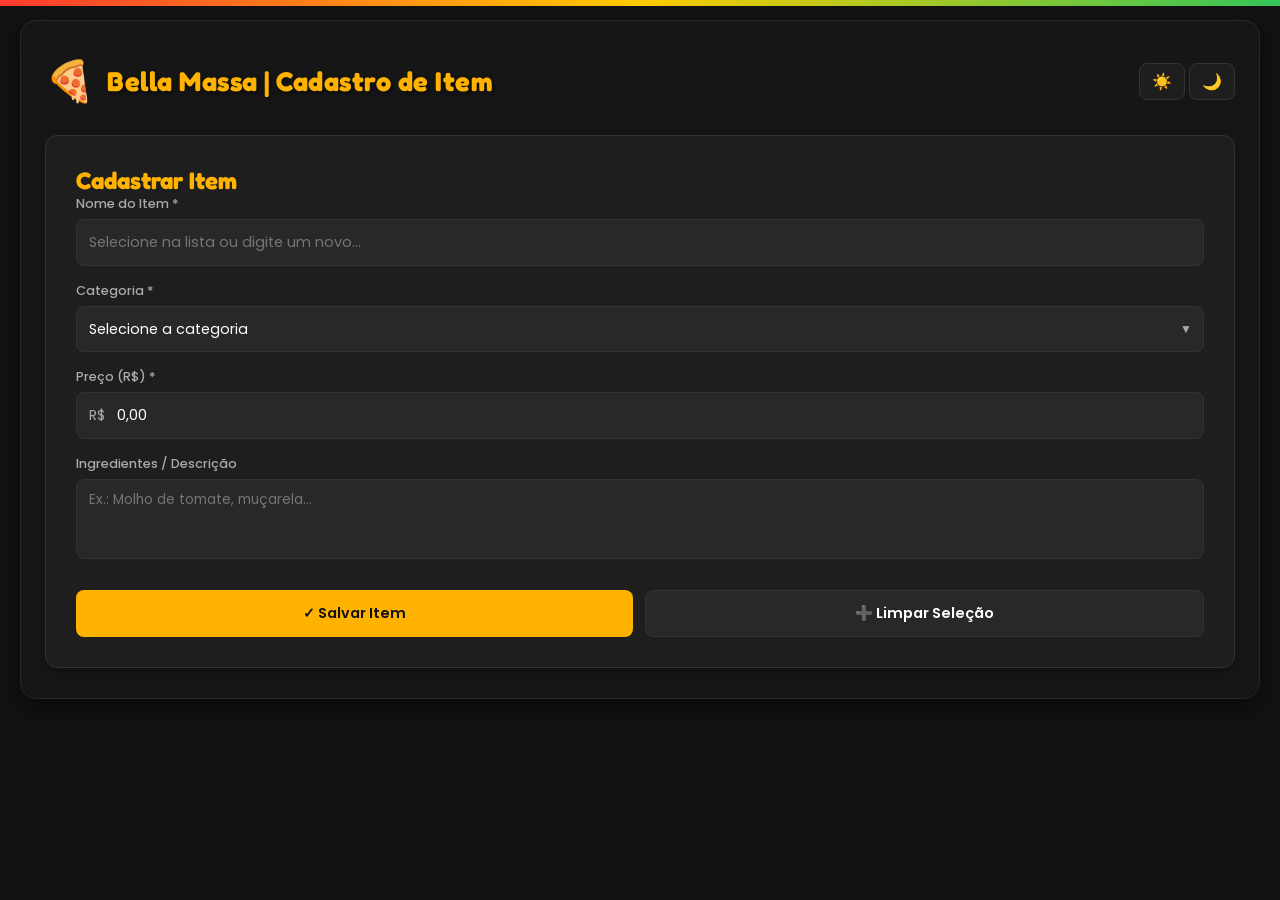
<file: modules/02-cardapio/index.html>
<!DOCTYPE html>
<html lang="pt-BR">

<head>
  <meta charset="UTF-8">
  <meta name="viewport" content="width=device-width, initial-scale=1.0">
  <title>Bella Massa - Cadastro de Item</title>
  <!-- Adicionando a fonte Fredoka para manter o mesmo padrão de títulos da tela de atendimento -->
  <link
    href="https://fonts.googleapis.com/css2?family=Fredoka:wght@600;700&family=Poppins:wght@400;500;600;700&display=swap"
    rel="stylesheet">
  <link rel="stylesheet" href="style.css">
</head>

<body>

  <!-- BARRA DE GRADIENTE SUPERIOR -->
  <div class="top-gradient-bar"></div>

  <!-- CONTAINER EXTERNO GERAL -->
  <div class="main-wrapper">
    <div class="container">

      <!-- HEADER / TOPO -->
      <header>
        <div class="brand-title">
          <span class="pizza-icon" title="Clique para girar!">🍕</span>
          <h1>Bella Massa | Cadastro de Item</h1>
        </div>

        <div class="header-right">
          <div class="theme-switch" role="group" aria-label="Alternar tema">
            <button type="button" id="btnLight" onclick="setTheme('light')" title="Modo claro"
              aria-label="Modo claro">☀️</button>
            <button type="button" id="btnDark" onclick="setTheme('dark')" title="Modo escuro"
              aria-label="Modo escuro">🌙</button>
          </div>
        </div>
      </header>

      <!-- LAYOUT CENTRALIZADO DE CADASTRO -->
      <div id="catalogLayout" class="catalog-layout tabela-oculta">

        <!-- COLUNA DA ESQUERDA / FORMULÁRIO -->
        <section class="section-card form-section">
          <div class="section-title">
            <div>
              <h2>Cadastrar Item</h2>
            </div>
          </div>

          <input type="hidden" id="editIndex" value="">

          <div class="form-group">
            <label>Nome do Item *</label>
            <input type="text" id="nomeItem" list="sugestoesNomes" placeholder="Selecione na lista ou digite um novo..."
              autocomplete="off">

            <datalist id="sugestoesNomes">
              <!-- Pizzas Salgadas -->
              <option value="Calabresa"></option>
              <option value="Mussarela"></option>
              <option value="Marguerita"></option>
              <option value="Portuguesa"></option>
              <option value="Frango com Catupiry"></option>
              <option value="Quatro Queijos"></option>
              <option value="Bacon"></option>
              <option value="Toscana"></option>
              <option value="Brócolis com Bacon"></option>
              <option value="Lombo Canadense"></option>
              <option value="Baiana"></option>
              <option value="Pepperoni"></option>

              <!-- Pizzas Doces -->
              <option value="Brigadeiro"></option>
              <option value="Prestígio"></option>
              <option value="Romeu e Julieta"></option>
              <option value="Banana com Canela"></option>

              <!-- Bebidas -->
              <option value="Coca-Cola 2L"></option>
              <option value="Guaraná Antarctica 2L"></option>
              <option value="Fanta Laranja 2L"></option>
              <option value="Sprite 2L"></option>
              <option value="Coca-Cola Lata 350ml"></option>
              <option value="Guaraná Lata 350ml"></option>
              <option value="Suco Del Valle Uva 1L"></option>
              <option value="Água Sem Gás 500ml"></option>
              <option value="Água Com Gás 500ml"></option>
            </datalist>
          </div>

          <div class="form-group">
            <label>Categoria *</label>
            <div class="custom-select-wrapper">
              <select id="categoriaItem">
                <option value="" disabled selected>Selecione a categoria</option>
                <option value="Pizza Salgada">Pizza Salgada</option>
                <option value="Pizza Doce">Pizza Doce</option>
                <option value="Bebida">Bebida</option>
              </select>
              <span class="select-arrow">▼</span>
            </div>
          </div>

          <div class="form-group">
            <label>Preço (R$) *</label>
            <div class="money-input full">
              <span>R$</span>
              <input type="text" id="precoItem" value="0,00">
            </div>
          </div>

          <div class="form-group">
            <label>Ingredientes / Descrição</label>
            <textarea id="ingredientesItem" placeholder="Ex.: Molho de tomate, muçarela..."
              style="width:100%; padding:10px 12px; background:var(--card-header); border:1px solid var(--border-color); border-radius:8px; color:var(--text-light); resize:none; height:80px; outline:none; font-family:'Poppins',sans-serif; font-size:0.85rem;"></textarea>
          </div>

          <div class="button-group">
            <button type="button" id="btnSalvar" class="btn-primary" onclick="salvarItemCardapio()">
              ✓ Salvar Item
            </button>
            <button type="button" id="btnCadastrar" class="btn-secondary" onclick="cadastrarNovoItem()">
              ➕ Limpar Seleção
            </button>
          </div>

          <button type="button" id="btnCancelar" class="hidden"
            style="width:100%; margin-top:8px; background:transparent; border:1px solid var(--border-color); color:var(--text-muted); padding:8px; border-radius:8px; cursor:pointer;"
            onclick="cancelarEdicao()">
            Cancelar Edição
          </button>
        </section>

        <!-- COLUNA DA DIREITA: TABELA -->
        <section id="secaoTabela" class="section-card table-section">
          <div class="section-title"
            style="display:flex; justify-content:space-between; align-items:center; flex-wrap:wrap; gap:10px;">
            <div>
              <h2>📋 Itens do Cardápio</h2>
              <p>Lista de produtos cadastrados.</p>
            </div>
            <input type="text" id="buscaCardapio" placeholder="Buscar por nome ou categoria..."
              oninput="renderizarCardapio()" style="max-width: 240px; padding: 8px 12px; font-size: 0.8rem;">
          </div>

          <div style="overflow-x:auto;">
            <table>
              <thead>
                <tr>
                  <th>NOME</th>
                  <th>CATEGORIA</th>
                  <th>PREÇO</th>
                  <th>STATUS</th>
                  <th>AÇÕES</th>
                </tr>
              </thead>
              <tbody id="tabelaCardapio">
              </tbody>
            </table>
          </div>
        </section>

      </div>

    </div>
  </div>

  <!-- MODAL DE MENSAGEM -->
  <div id="customModal" class="modal-overlay hidden">
    <div class="modal-content">
      <div class="modal-icon" id="modalIcon">ℹ️</div>
      <p id="modalMessage">Mensagem do sistema</p>
      <button type="button" class="btn-primary" onclick="fecharModal()">OK</button>
    </div>
  </div>

  <script src="app.js"></script>
</body>

</html>
</file>
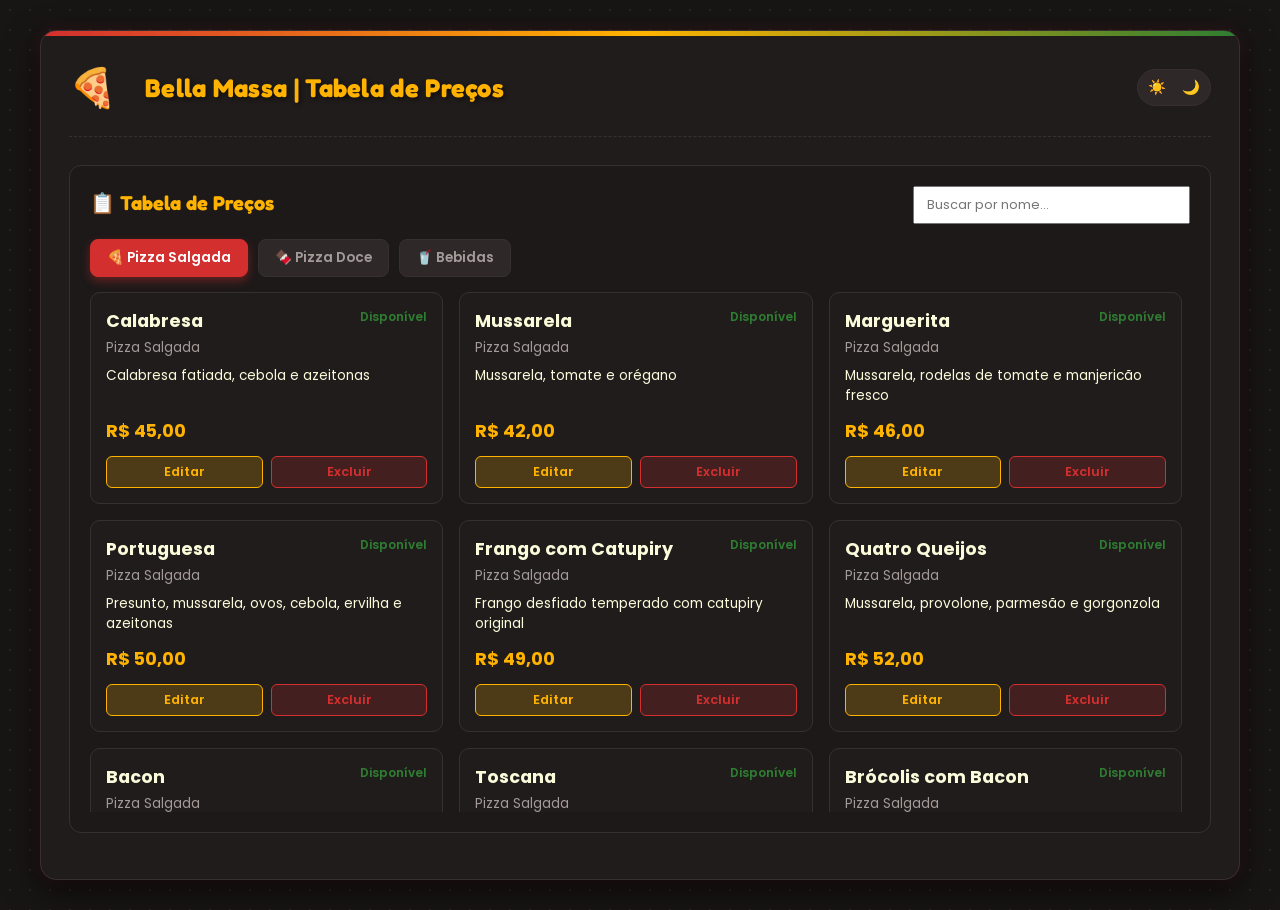
<file: modules/03-tabela-precos/index.html>
<!DOCTYPE html> <!-- Define o tipo do documento como HTML5 -->
<html lang="pt-BR"> <!-- Define o idioma principal do documento como Português do Brasil -->

<head> <!-- Inicio do cabeçalho com metadados do documento -->
  <meta charset="UTF-8"> <!-- Define a codificação de caracteres como UTF-8 -->
  <meta name="viewport" content="width=device-width, initial-scale=1.0">
  <!-- Configura a responsividade para telas móveis -->
  <title>Bella Massa - Tabela de Preços</title> <!-- Define o título exibido na aba do navegador -->
  <link rel="stylesheet" href="style.css"> <!-- Vincula o arquivo de estilos CSS externo -->
</head> <!-- Fim do cabeçalho -->

<body> <!-- Início do corpo da página -->

  <div class="container"> <!-- Conteiner principal de controle de largura e layout -->

    <!-- HEADER / TOPO --> <!-- Comentário de seção do topo -->
    <header> <!-- Elemento semântico para o cabeçalho da aplicação -->
      <div class="brand-title"> <!-- Contêiner da marca e título principal -->
        <span class="pizza-icon">🍕</span> <!-- Ícone decorativo de pizza -->
        <div class="brand-title"> <!-- Contêiner de textos da marca -->
          <div
            style="font-size: 0.75rem; color: var(--cheese-gold); font-weight: 600; text-transform: uppercase; letter-spacing: 0.5px; margin-bottom: 2px;">
            <!-- Estilo do subtítulo superior -->
          </div> <!-- Fim do subtítulo -->
          <h1>Bella Massa | Tabela de Preços</h1> <!-- Título principal do sistema -->
        </div> <!-- Fim do contêiner de textos -->
      </div> <!-- Fim do contêiner da marca -->

      <div class="header-right"> <!-- Contêiner para ações no lado direito do cabeçalho -->
        <div class="theme-switch" role="group" aria-label="Alternar tema">
          <!-- Seletor para troca de tema claro/escuro -->
          <button type="button" id="btnLight" onclick="setTheme('light')" title="Modo claro"
            aria-label="Modo claro">☀️</button> <!-- Botão do modo claro -->
          <button type="button" id="btnDark" onclick="setTheme('dark')" title="Modo escuro"
            aria-label="Modo escuro">🌙</button> <!-- Botão do modo escuro -->
        </div> <!-- Fim do seletor de temas -->
      </div> <!-- Fim do contêiner direito -->
    </header> <!-- Fim do cabeçalho -->

    <!-- SEÇÃO TELA 3: EXIBIÇÃO DO CARDÁPIO --> <!-- Comentário descritivo da seção de catálogo -->
    <section class="section-card"> <!-- Cartão contêiner para o catálogo -->
      <div class="section-title"
        style="display:flex; justify-content:space-between; align-items:center; flex-wrap:wrap; gap:10px;">
        <!-- Título e barra de busca alinhados -->
        <div> <!-- Contêiner para textos do título -->
          <h2 class="brand-title">📋 Tabela de Preços</h2> <!-- Título do catálogo -->
        </div> <!-- Fim do contêiner de textos -->
        <input type="text" id="buscaCardapio" placeholder="Buscar por nome..." oninput="renderizarCardapio()"
          style="max-width: 280px; padding: 8px 12px; font-size: 0.8rem;">
        <!-- Campo de entrada para busca de itens por nome -->
      </div> <!-- Fim do título da seção -->

      <!-- SISTEMA DE ABAS POR CATEGORIA --> <!-- Comentário descritivo das abas -->
      <div class="tabs-container"> <!-- Contêiner flexível para os botões de abas -->
        <button type="button" class="tab-btn active" onclick="mudarCategoria('Pizza Salgada')">🍕 Pizza Salgada</button>
        <!-- Botão da aba Pizza Salgada -->
        <button type="button" class="tab-btn" onclick="mudarCategoria('Pizza Doce')">🍫 Pizza Doce</button>
        <!-- Botão da aba Pizza Doce -->
        <button type="button" class="tab-btn" onclick="mudarCategoria('Bebidas')">🥤 Bebidas</button>
        <!-- Botão da aba Bebidas -->
      </div> <!-- Fim do contêiner de abas -->

      <!-- ÁREA COM SCROLL DOS ITENS --> <!-- Comentário sobre a lista rolável -->
      <div class="cardapio-scroll-container"> <!-- Contêiner com rolagem vertical habilitada -->
        <div id="gridCardapio" class="cardapio-grid"> <!-- Grid responsivo para renderizar os cartões dos itens -->
          <!-- Itens do cardápio renderizados dinamicamente via JavaScript --> <!-- Marcador de renderização JS -->
        </div> <!-- Fim da grid de cardápio -->
      </div> <!-- Fim do contêiner com scroll -->
    </section> <!-- Fim da seção do catálogo -->

    <!-- MENSAGEM DE STATUS (INFORMATIVA) --> <!-- Comentário da mensagem de toast -->
    <div id="statusMessage" class="status-message hidden"></div>
    <!-- Elemento para exibição de mensagens rápidas no rodape -->

  </div> <!-- Fim do conteiner principal -->

  <!-- MODAL DE AVISO DE ERRO (CENTRO DA TELA) --> <!-- Comentário do modal central de erro -->
  <div id="errorModalOverlay" class="modal-overlay hidden"> <!-- Camada de fundo escurecido centralizada -->
    <div class="modal-box"> <!-- Caixa do modal -->
      <div class="modal-icon">⚠️</div> <!-- Ícone de alerta em destaque -->
      <h3 id="modalTitle">Aviso de Erro</h3> <!-- Título do modal de erro -->
      <p id="modalMessage">Ocorreu um erro inesperado.</p> <!-- Mensagem detalhada de erro -->
      <button type="button" class="btn-modal-close" onclick="fecharModalErro()">Entendido</button>
      <!-- Botão para fechar o modal -->
    </div> <!-- Fim da caixa do modal -->
  </div> <!-- Fim da camada do modal -->

  <!-- WIDGET VLIBRAS --> <!-- Comentário da integração de acessibilidade -->
  <div vw class="enabled"> <!-- Elemento raiz do VLibras -->
    <div vw-access-button class="active"></div> <!-- Botão de ativação do VLibras -->
    <div vw-plugin-wrapper> <!-- Wrapper do plugin -->
      <div class="vw-plugin-top-wrapper"></div> <!-- Elemento topo do plugin -->
    </div> <!-- Fim do wrapper -->
  </div> <!-- Fim do elemento VLibras -->
  <script src="https://vlibras.gov.br/app/vlibras-plugin.js"></script> <!-- Carregamento da biblioteca JS do VLibras -->
  <script> <!-- Início da inicialização do script VLibras -->
    new window.VLibras.Widget('https://vlibras.gov.br/app'); <!-- Instancia o widget do VLibras -->
  </script> <!-- Fim do script de inicialização do VLibras -->

  <script src="app.js"></script> <!-- Inclusão do script principal de lógica do aplicativo -->
</body> <!-- Fim do corpo do documento -->

</html> <!-- Fim do documento HTML -->
</file>
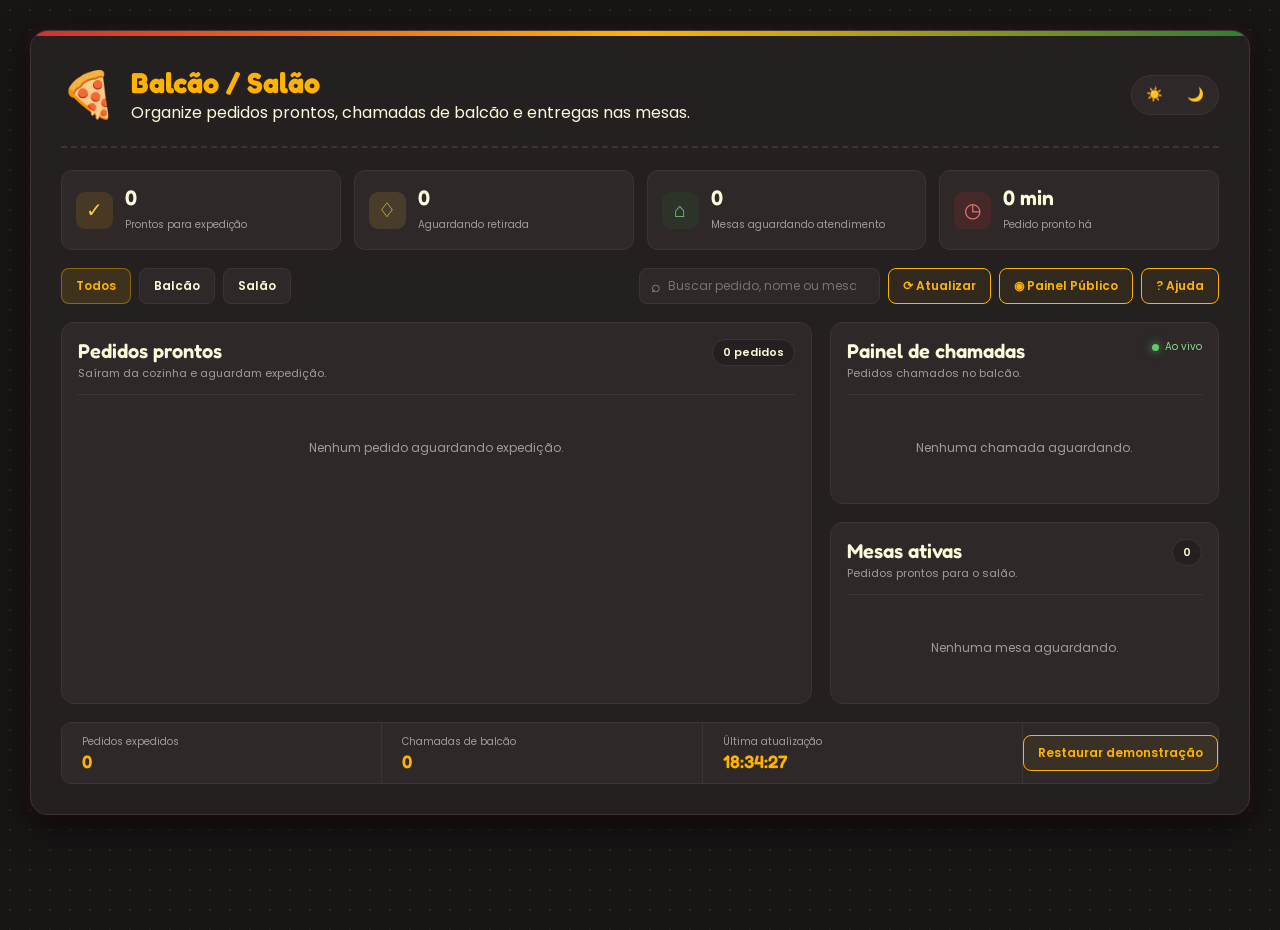
<file: modules/05-us005/index.html>
<!DOCTYPE html>
<html lang="pt-BR">

<head>
  <meta charset="UTF-8" />
  <meta name="viewport" content="width=device-width, initial-scale=1.0" />
  <title>Bella Massa | Balcão/Salão</title>
  <link rel="stylesheet" href="style.css" />
</head>

<body>
  <div class="container">
    <header class="page-header">
      <div class="brand-title">
        <!-- Ícone ilustrativo de pizza com atributo de acessibilidade de título -->
        <span class="pizza-icon" title="Cozinha">🍕</span>
        <!-- Container dos textos de cabeçalho -->
        <div>
          <!-- Título principal com destaque -->
          <h1>Balcão / Salão</h1>
          <!-- Subtítulo descritivo do objetivo da tela -->
          <p>Organize pedidos prontos, chamadas de balcão e entregas nas mesas.</p>
        </div>
      </div>

      <!-- Bloco alinhado à direita -->
      <div class="header-right">
        <!-- BOTÕES DE ALTERNÂNCIA DE TEMA (APENAS ÍCONES DE SOL E LUA) -->
        <div class="theme-switch-wrapper">
          <div class="theme-switch">
            <button type="button" id="btnLight" onclick="setTheme('light')" title="Clarear modo"
              aria-label="Clarear">☀️</button>
            <button type="button" id="btnDark" onclick="setTheme('dark')" title="Escurecer modo"
              aria-label="Escurecer">🌙</button>
          </div>
        </div>
      </div>
    </header>

    <main class="main-content-expedicao">
      <section class="stats-grid">
        <article class="stat-card"><span class="stat-icon gold">✓</span>
          <div><strong id="statReady">0</strong><span>Prontos para expedição</span></div>
        </article>
        <article class="stat-card"><span class="stat-icon amber">♢</span>
          <div><strong id="statCalled">0</strong><span>Aguardando retirada</span></div>
        </article>
        <article class="stat-card"><span class="stat-icon green">⌂</span>
          <div><strong id="statTables">0</strong><span>Mesas aguardando atendimento</span></div>
        </article>
        <article class="stat-card"><span class="stat-icon red">◷</span>
          <div><strong id="statOldest">0 min</strong><span>Pedido pronto há</span></div>
        </article>
      </section>

      <div class="toolbar">
        <div class="filters">
          <button class="filter active" data-filter="all">Todos</button>
          <button class="filter" data-filter="balcao">Balcão</button>
          <button class="filter" data-filter="salao">Salão</button>
        </div>
        <div class="toolbar-actions">
          <label class="search"><span>⌕</span><input id="searchInput" type="search"
              placeholder="Buscar pedido, nome ou mesa..." /></label>
          <button class="refresh" id="refreshBtn">⟳ Atualizar</button>
          <button class="refresh" id="publicPanelBtn">◉ Painel Público</button>
          <button class="refresh" id="helpBtn">? Ajuda</button>
        </div>
      </div>

      <section class="content-grid">
        <div class="panel orders-panel">
          <div class="panel-header">
            <div>
              <h2>Pedidos prontos</h2>
              <p>Saíram da cozinha e aguardam expedição.</p>
            </div>
            <span class="panel-badge" id="readyBadge">0 pedidos</span>
          </div>
          <div id="ordersList" class="orders-list"></div>
        </div>

        <aside class="right-column">
          <div class="panel calls-panel">
            <div class="panel-header">
              <div>
                <h2>Painel de chamadas</h2>
                <p>Pedidos chamados no balcão.</p>
              </div><span class="live"><i></i> Ao vivo</span>
            </div>
            <div id="callsList" class="calls-list"></div>
          </div>

          <div class="panel tables-panel">
            <div class="panel-header">
              <div>
                <h2>Mesas ativas</h2>
                <p>Pedidos prontos para o salão.</p>
              </div><span class="panel-badge" id="tablesBadge">0</span>
            </div>
            <div id="tablesList" class="tables-list"></div>
          </div>
        </aside>
      </section>

      <footer class="summary-bar">
        <div><span>Pedidos expedidos</span><strong id="finalized">0</strong></div>
        <div><span>Chamadas de balcão</span><strong id="callCount">0</strong></div>
        <div><span>Última atualização</span><strong id="lastUpdate">--:--:--</strong></div>
        <button class="reset-btn" id="resetBtn">Restaurar demonstração</button>
      </footer>
    </main>
  </div>

  <div id="toast" class="toast"></div>

  <div class="modal-backdrop hidden" id="publicModal">
    <div class="modal">
      <div class="modal-head">
        <div><span class="eyebrow">Painel público</span>
          <h2>Pedidos prontos</h2>
        </div><button class="close" id="closeModal">×</button>
      </div>
      <div id="publicList" class="public-list"></div>
      <p class="public-hint">A tela pública exibe somente chamadas ainda aguardando retirada.</p>
    </div>
  </div>

  <div class="modal-backdrop hidden" id="helpModal">
    <div class="modal help-modal">
      <div class="modal-head">
        <div><span class="eyebrow">Ajuda</span>
          <h2>Como usar</h2>
        </div><button class="close" id="closeHelp">×</button>
      </div>
      <div class="help-content">
        <p><strong>Balcão:</strong> clique em <em>Chamar cliente</em> para mandar o pedido ao painel público. Depois,
          marque como entregue.</p>
        <p><strong>Salão:</strong> clique em <em>Avisar garçom</em>. O pedido entra na fila da mesa até ser marcado como
          entregue.</p>
        <p><strong>Integração com Cozinha:</strong> a tela considera como entrada os pedidos com status de prontos
          (<code>status = ready</code>).</p>
      </div>
    </div>
  </div>

  <!-- Widget VLIBRAS -->
  <div vw class="enabled">
    <div vw-access-button class="active"></div>
    <div vw-plugin-wrapper>
      <div class="vw-plugin-top-wrapper"></div>
    </div>
  </div>
  <script src="https://vlibras.gov.br/app/vlibras-plugin.js"></script>
  <script>
    new window.VLibras.Widget('https://vlibras.gov.br/app');
  </script>

  <!-- SCRIPTS CENTRALIZADOS E ESPECÍFICOS -->
  <script src="dataBase.js"></script>
  <script src="app.js"></script>
</body>

</html>
</file>
<file: modules/02-cardapio/style.css>
/* ========================================== */
/* VARIÁVEIS DE CORES E TEMA (PADRÃO)         */
/* ========================================== */
:root {
  --bg-dark: #121212;
  --card-bg: #1e1e1e;
  --card-header: #282828;
  --text-light: #ffffff;
  --text-muted: #aaaaaa;
  --border-color: #333333;
  --cheese-gold: #ffb300;
  --pizza-red: #d32f2f;
  --basil-green: #388e3c;
}

body.light-theme {
  --bg-dark: #f5f5f5;
  --card-bg: #ffffff;
  --card-header: #eeeeee;
  --text-light: #222222;
  --text-muted: #666666;
  --border-color: #dddddd;
  --cheese-gold: #e65100;
  --pizza-red: #c62828;
  --basil-green: #2e7d32;
}

/* ========================================== */
/* ESTILOS GERAIS DA PÁGINA                   */
/* ========================================== */
* {
  box-sizing: border-box;
  margin: 0;
  padding: 0;
}

body {
  font-family: 'Poppins', sans-serif;
  background-color: var(--bg-dark);
  color: var(--text-light);
  min-height: 100vh;
  padding: 20px;
  transition: background-color 0.3s ease, color 0.3s ease;
}

.container {
  max-width: 1200px;
  margin: 0 auto;
}

/* ========================================== */
/* PAINEL EXTERNO PRINCIPAL (COM GRADIENTE)   */
/* ========================================== */
.main-wrapper {
  position: relative;
  background-color: #161616;
  border: 1px solid #282828;
  border-radius: 16px;
  max-width: 1240px;
  margin: 0 auto;
  padding: 30px 24px;
  box-shadow: 0 8px 24px rgba(0, 0, 0, 0.5);
  overflow: hidden; /* Garante que o gradiente respeite as bordas arredondadas */
}

body.light-theme .main-wrapper {
  background-color: #fafafa;
  border-color: #dddddd;
}

/* BARRA DE GRADIENTE NO TOPO DO PAINEL PRINCIPAL */
.top-gradient-bar {
  position: absolute;
  top: 0;
  left: 0;
  width: 100%;
  height: 6px;
  background: linear-gradient(90deg, #ff3b30, #ffcc00, #34c759);
}

/* ========================================== */
/* HEADER / TOPO                              */
/* ========================================== */
header {
  display: flex;
  justify-content: space-between;
  align-items: center;
  margin-bottom: 24px;
  flex-wrap: wrap;
  gap: 15px;
}

.brand-title {
  display: flex;
  align-items: center;
  gap: 12px;
}

.pizza-icon {
  font-size: 2.5rem;
}

header h1 {
    font-family: 'Fredoka', cursive;
    font-size: 1.7rem;
    color: var(--cheese-gold);
    letter-spacing: 0.5px;
    text-shadow: 2px 2px 4px rgba(0, 0, 0, 0.5);
}

body.light-theme .brand-title h1 {
    color: #0f172a;
}

body.light-theme .section-title h2 {
  color: #0f172a;
}

h2 {
  font-family: 'Fredoka', sans-serif;
  font-weight: 700;
  color: var(--cheese-gold);
}


p {
  font-size: 0.85rem;
  color: var(--text-muted);
}

.theme-switch button {
  background: var(--card-bg);
  border: 1px solid var(--border-color);
  color: var(--text-light);
  padding: 8px 12px;
  border-radius: 8px;
  cursor: pointer;
  font-size: 1rem;
  transition: background 0.2s;
}

.theme-switch button:hover {
  background: var(--card-header);
}

/* ========================================== */
/* LAYOUT E SEÇÕES (OCUPA TODO O ESPAÇO)      */
/* ========================================== */
.catalog-layout {
  display: grid;
  grid-template-columns: 1fr 1fr;
  gap: 24px;
}

/* Quando a tabela estiver oculta, faz o formulário ocupar 100% da largura disponível do container */
.catalog-layout.tabela-oculta {
  grid-template-columns: 1fr;
  max-width: 100%;
  margin: 0 auto;
}

.catalog-layout.tabela-oculta .form-section {
  width: 100%; /* Ocupa toda a largura disponível de ponta a ponta */
  max-width: none; /* Remove qualquer trava de largura máxima */
}

.catalog-layout.tabela-oculta .table-section {
  display: none;
}

.section-card {
  background-color: var(--card-bg);
  border: 1px solid var(--border-color);
  border-radius: 12px;
  padding: 30px; /* Aumenta o espaçamento interno para preencher bem o espaço */
  box-shadow: 0 4px 12px rgba(0, 0, 0, 0.2);
}

/* ========================================== */
/* FORMULÁRIO                                 */
/* ========================================== */
.form-group {
  margin-bottom: 16px;
}

.form-group label {
  display: block;
  font-size: 0.8rem;
  font-weight: 500;
  margin-bottom: 6px;
  color: var(--text-muted);
}

.form-group input[type="text"],
.form-group select {
  width: 100%;
  padding: 12px;
  background: var(--card-header);
  border: 1px solid var(--border-color);
  border-radius: 8px;
  color: var(--text-light);
  font-family: 'Poppins', sans-serif;
  font-size: 0.9rem;
  outline: none;
}

.custom-select-wrapper {
  position: relative;
}

.custom-select-wrapper select {
  appearance: none;
  cursor: pointer;
}

.select-arrow {
  position: absolute;
  right: 12px;
  top: 50%;
  transform: translateY(-50%);
  pointer-events: none;
  font-size: 0.75rem;
  color: var(--text-muted);
}

.money-input {
  display: flex;
  align-items: center;
  background: var(--card-header);
  border: 1px solid var(--border-color);
  border-radius: 8px;
  overflow: hidden;
}

.money-input span {
  padding-left: 12px;
  color: var(--text-muted);
  font-size: 0.9rem;
}

.money-input input {
  border: none !important;
  background: transparent !important;
  padding: 12px !important;
}

.button-group {
  display: flex;
  gap: 12px;
  margin-top: 24px;
}

.btn-primary,
.btn-secondary {
  flex: 1;
  padding: 12px 16px;
  border-radius: 8px;
  font-family: 'Poppins', sans-serif;
  font-size: 0.9rem;
  font-weight: 600;
  cursor: pointer;
  transition: opacity 0.2s;
  text-align: center;
  border: none;
}

.btn-primary {
  background-color: var(--cheese-gold);
  color: #121212;
}

.btn-secondary {
  background-color: var(--card-header);
  border: 1px solid var(--border-color);
  color: var(--text-light);
}

.btn-primary:hover,
.btn-secondary:hover {
  opacity: 0.9;
}

/* ========================================== */
/* TABELA                                     */
/* ========================================== */
table {
  width: 100%;
  border-collapse: collapse;
  text-align: left;
  font-size: 0.85rem;
}

th, td {
  padding: 12px 10px;
}

th {
  color: var(--text-muted);
  font-size: 0.72rem;
  border-bottom: 1px solid var(--border-color);
}

tbody tr {
  border-bottom: 1px solid var(--border-color);
}

/* ========================================== */
/* UTILITÁRIOS E ESTADOS                      */
/* ========================================== */
.hidden {
  display: none !important;
}

.status-message {
  margin-top: 15px;
  padding: 10px;
  border-radius: 8px;
  text-align: center;
  font-size: 0.85rem;
}

/* ========================================== */
/* ESTILOS DO MODAL CENTRALIZADO              */
/* ========================================== */
.modal-overlay {
  position: fixed;
  top: 0;
  left: 0;
  width: 100vw;
  height: 100vh;
  background-color: rgba(0, 0, 0, 0.75);
  display: flex;
  justify-content: center;
  align-items: center;
  z-index: 99999;
  animation: fadeIn 0.2s ease-in-out;
}

.modal-content {
  background-color: var(--card-bg);
  border: 1px solid var(--border-color);
  border-radius: 14px;
  padding: 24px 28px;
  width: 90%;
  max-width: 360px;
  text-align: center;
  box-shadow: 0 15px 35px rgba(0, 0, 0, 0.8), 0 0 20px rgba(255, 179, 0, 0.2);
  display: flex;
  flex-direction: column;
  align-items: center;
  gap: 16px;
}

.modal-icon {
  font-size: 2.2rem;
}

#modalMessage {
  color: var(--text-light);
  font-size: 0.95rem;
  line-height: 1.4;
}

.modal-content button {
  width: 100%;
  padding: 10px;
}

@keyframes fadeIn {
  from { opacity: 0; transform: scale(0.95); }
  to { opacity: 1; transform: scale(1); }
}

/* ========================================== */
/* RESPONSIVIDADE                             */
/* ========================================== */
@media (max-width: 768px) {
  .catalog-layout {
    grid-template-columns: 1fr;
  }
}
</file>
<file: modules/03-tabela-precos/style.css>
@import url('https://fonts.googleapis.com/css2?family=Fredoka:wght@500;600;700&family=Poppins:wght@300;400;500;600&display=swap'); /* Importa fontes do Google Fonts */

:root { /* Declaração de variáveis globais do CSS */
  --pizza-red: #D32F2F; /* Cor vermelha tema pizza */
  --pizza-red-dark: #B71C1C; /* Cor vermelha escura para sombras e hover */
  --cheese-gold: #FFB300; /* Cor dourada tom de queijo */
  --basil-green: #2E7D32; /* Cor verde tom de manjericão */

  --bg-oven: #181515; /* Cor de fundo principal tom forno dark */
  --card-bg: #211C1C; /* Cor de fundo dos cartões principal */
  --card-header: #2E2828; /* Cor de fundo dos cabeçalhos internos */

  --text-light: #FBFADA; /* Cor clara para texto principal */
  --text-muted: #A39B98; /* Cor acinzentada para textos secundários */

  --border-color: #383030; /* Cor padrão para bordas */
} /* Fim das variáveis de tema padrão */

* { /* Reset global para todos os elementos */
  box-sizing: border-box; /* Inclui bordas e paddings no tamanho total do elemento */
  margin: 0; /* Remove margens padrão */
  padding: 0; /* Remove preenchimentos padrão */
  font-family: 'Poppins', sans-serif; /* Define a fonte padrão como Poppins */
} /* Fim da regra global */

body { /* Estilização da página inteira */
  min-height: 100vh; /* Garante altura mínima de 100% da viewport */
  padding: 30px 20px; /* Adiciona espaçamento interno ao corpo */
  background-color: var(--bg-oven); /* Cor de fundo do corpo */
  background-image: radial-gradient(#2c2424 1px, transparent 1px); /* Padrão sutil em pontilhados de fundo */
  background-size: 20px 20px; /* Tamanho da malha pontilhada */
  color: var(--text-light); /* Cor do texto padrão */
  display: flex; /* Utiliza flexbox no container principal */
  justify-content: center; /* Centraliza horizontalmente */
  align-items: flex-start; /* Alinha os itens no topo */
  transition: background-color 0.3s ease, color 0.3s ease; /* Transição suave na troca de tema */
} /* Fim da estilização do body */



.container { /* Container central */
  width: 100%; /* Largura adaptável */
  max-width: 1200px; /* Largura máxima fixa em 1200px */
  margin: 0 auto; /* Centralização na tela */
  padding: 28px; /* Espaçamento interno */
  background-color: var(--card-bg); /* Cor de fundo */
  border: 1px solid var(--border-color); /* Borda do container */
  border-radius: 16px; /* Bordas arredondadas */
  box-shadow: 0 12px 35px rgba(0, 0, 0, 0.6), 0 0 15px rgba(211, 47, 47, 0.15); /* Sombra externa */
  position: relative; /* Posicionamento relativo para pseudelementos */
  overflow: hidden; /* Oculta transbordamentos */
  box-sizing: border-box; /* Respeita caixa interna */
} /* Fim do estilo do container */

.container::before { /* Barra colorida no topo do container */
  content: ''; /* Elemento vazio para renderização de cor */
  position: absolute; /* Posicionamento absoluto referente ao container */
  top: 0; /* Alinhado ao topo */
  left: 0; /* Alinhado à esquerda */
  right: 0; /* Alinhado à direita */
  height: 5px; /* Altura da barra */
  background: linear-gradient(90deg, var(--pizza-red), var(--cheese-gold), var(--basil-green)); /* Gradiente com as cores italianas */
} /* Fim da barra colorida */

header { /* Estilo do cabeçalho da página */
  display: flex; /* Flexbox para distribuição */
  justify-content: space-between; /* Distribui os itens nas pontas */
  align-items: center; /* Alinha itens ao centro verticalmente */
  gap: 20px; /* Espaço entre elementos */
  padding-bottom: 20px; /* Preenchimento inferior */
  margin-bottom: 28px; /* Margem inferior de separação */
  border-bottom: 1px dashed var(--border-color); /* Linha divisória pontilhada */
} /* Fim do estilo do cabeçalho */

.brand-title { /* Bloco do título e logotipo */
  display: flex; /* Flexbox interno */
  font-family: 'Fredoka', sans-serif; /* Fonte alegre Fredoka */
  align-items: center; /* Alinha ícone e texto ao centro */
  gap: 14px; /* Espaço entre ícone e texto */
} /* Fim do bloco de logotipo */

.pizza-icon { /* Ícone de pizza */
  font-size: 2.4rem; /* Tamanho grande do emoji */
  display: inline-block; /* Comportamento em bloco */
} /* Fim do estilo do ícone */


.brand-title h1 { /* Título principal */
  font-family: 'Fredoka', sans-serif; /* Fonte alegre Fredoka */
  font-size: 1.6rem; /* Tamanho da fonte */
  color: var(--cheese-gold); /* Cor dourada */
  letter-spacing: 0.3px; /* Espaçamento entre letras */
  text-shadow: 2px 2px 4px rgba(0, 0, 0, 0.5); /* Sombra de texto */
} /* Fim da marca h1 */

body.light-theme .brand-title h1 {
    color: #0f172a;
}

.brand-title p { /* Subtítulo da marca */
  color: var(--text-muted); /* Cor opaca */
  font-size: 0.82rem; /* Tamanho pequeno */
  margin-top: 2px; /* Margem superior */
} /* Fim do subtítulo da marca */

.header-right { /* Área direita do cabeçalho */
  display: flex; /* Exibição flexível */
  align-items: center; /* Centralização vertical */
  gap: 12px; /* Espaçamento */
} /* Fim da área direita */

body.light-theme .section-title h2 {
  color: #0f172a;
}

.theme-switch { /* Botões do alternador de tema */
  display: flex; /* Flexbox para os botões */
  gap: 2px; /* Espaçamento mínimo */
  padding: 3px; /* Espaçamento interno */
  border: 1px solid var(--border-color); /* Borda em volta do controle */
  border-radius: 20px; /* Arredondamento pílula */
  background: var(--card-header); /* Fundo do controle */
} /* Fim da pílula de temas */

.theme-switch button { /* Botões individuais de tema */
  border: none; /* Sem bordas padrão */
  background: transparent; /* Fundo transparente */
  cursor: pointer; /* Cursor de clique */
  padding: 4px 7px; /* Preenchimento interno */
  border-radius: 50%; /* Arredondamento circular */
  font-size: 0.9rem; /* Tamanho do ícone */
  transition: 0.2s; /* Animação suave */
} /* Fim dos botões de tema */

.theme-switch button:hover { /* Hover nos botões de tema */
  transform: scale(1.1); /* Efeito de expansão ao passar o mouse */
  background: rgba(255, 179, 0, 0.12); /* Fundo amarelado suave */
} /* Fim do efeito hover */

.section-card { /* Bloco de seção principal */
  background: rgba(0, 0, 0, 0.12); /* Cor transparente escura */
  border: 1px solid var(--border-color); /* Borda da seção */
  border-radius: 12px; /* Cantos arredondados */
  padding: 20px; /* Preenchimento interno */
  margin-bottom: 18px; /* Margem inferior */
  width: 100%; /* Largura total */
} /* Fim da seção principal */

.section-title h2 { /* Título de seções */
  font-family: 'Fredoka', cursive; /* Fonte especial */
  font-size: 1.25rem; /* Tamanho do título */
  color: var(--cheese-gold); /* Cor amarela */
  margin-bottom: 4px; /* Margem inferior */
} /* Fim do título da seção */

.section-title p { /* Subtítulo da seção */
  font-size: 0.8rem; /* Tamanho menor */
  color: var(--text-muted); /* Texto apagado */
} /* Fim do subtítulo da seção */

/* ESTILIZAÇÃO DO SISTEMA DE ABAS */ /* Seção de estilo para as abas de categorias */
.tabs-container { /* Contêiner flexível das abas */
  display: flex; /* Exibe os botões lado a lado */
  gap: 10px; /* Espaçamento entre os botões de abas */
  margin-top: 15px; /* Margem superior de separação */
  margin-bottom: 15px; /* Margem inferior de separação */
  flex-wrap: wrap; /* Permite quebras de linha em telas pequenas */
} /* Fim do contêiner das abas */

.tab-btn { /* Estilo individual dos botões de aba */
  background: var(--card-header); /* Cor de fundo padrão da aba */
  color: var(--text-muted); /* Cor de texto discreta */
  border: 1px solid var(--border-color); /* Borda sutil */
  padding: 8px 16px; /* Preenchimento interno agradável */
  border-radius: 8px; /* Cantos arredondados */
  font-size: 0.85rem; /* Tamanho da fonte compacto */
  font-weight: 600; /* Texto em negrito */
  cursor: pointer; /* Cursor de clique */
  transition: all 0.2s ease; /* Transição suave de cores e estado */
} /* Fim do botão de aba */

.tab-btn:hover { /* Efeito ao passar o mouse na aba */
  color: var(--text-light); /* Torna o texto mais claro */
  border-color: var(--cheese-gold); /* Destaca a borda com cor dourada */
} /* Fim do hover da aba */

.tab-btn.active { /* Estilo exclusivo para a aba selecionada (ativa) */
  background: var(--pizza-red); /* Fundo com a cor principal vermelha */
  color: #ffffff; /* Texto branco em destaque */
  border-color: var(--pizza-red); /* Borda combinando com o fundo */
  box-shadow: 0 4px 10px rgba(211, 47, 47, 0.4); /* Sombra avermelhada suave */
} /* Fim do estado ativo da aba */

/* ÁREA DE SCROLL DO CARDÁPIO */ /* Estilização da área rolável do cardápio */
.cardapio-scroll-container { /* Container de rolagem */
  max-height: 520px; /* Altura máxima permitida antes de acionar scroll */
  overflow-y: auto; /* Ativa a barra de rolagem vertical quando necessário */
  padding-right: 8px; /* Preenchimento para a barra não cobrir conteúdos */
  margin-top: 15px; /* Margem superior de afastamento */
} /* Fim do container de rolagem */

/* Estilização personalizada da barra de rolagem (Scrollbar) */ /* Personalização da barra */
.cardapio-scroll-container::-webkit-scrollbar { /* Trilho da scrollbar */
  width: 8px; /* Largura da barra de rolagem */
} /* Fim da largura do scroll */

.cardapio-scroll-container::-webkit-scrollbar-track { /* Fundo do trilho da scrollbar */
  background: var(--card-header); /* Fundo escuro */
  border-radius: 4px; /* Cantos arredondados */
} /* Fim do trilho */

.cardapio-scroll-container::-webkit-scrollbar-thumb { /* Indicador deslizante */
  background: var(--pizza-red); /* Cor vermelha do tema */
  border-radius: 4px; /* Cantos arredondados */
} /* Fim do indicador */

/* GRID DO CARDÁPIO DA TELA 3 */ /* Estrutura visual em Grid dos itens */
.cardapio-grid { /* Contêiner do grid */
  display: grid; /* Exibição em grade CSS */
  grid-template-columns: repeat(auto-fill, minmax(280px, 1fr)); /* Layout responsivo em colunas */
  gap: 16px; /* Espaçamento entre os cartões */
} /* Fim do grid do cardápio */

.card-item { /* Cartão individual do produto do cardápio */
  background: var(--card-header); /* Fundo do cartão */
  border: 1px solid var(--border-color); /* Borda fina */
  border-radius: 12px; /* Cantos arredondados */
  padding: 16px; /* Preenchimento interno */
  display: flex; /* Flexbox vertical */
  flex-direction: column; /* Direção em coluna */
  justify-content: space-between; /* Espaça conteúdo e rodapé do cartão */
  transition: transform 0.2s, box-shadow 0.2s; /* Efeito suave ao passar o mouse */
} /* Fim do cartão individual */

.card-item:hover { /* Hover do cartão do produto */
  transform: translateY(-3px); /* Levanta o cartão levemente */
  box-shadow: 0 6px 16px rgba(0, 0, 0, 0.4); /* Adiciona sombra pronunciada */
} /* Fim do hover */

.card-item-header { /* Topo do cartão */
  display: flex; /* Alinhamento lado a lado */
  justify-content: space-between; /* Separa nome e tag */
  align-items: flex-start; /* Alinha ao topo */
  margin-bottom: 8px; /* Margem abaixo do topo */
} /* Fim do topo do cartão */

.card-item-title { /* Nome do produto */
  font-size: 1rem; /* Tamanho padrão da fonte */
  font-weight: 600; /* Texto em negrito */
  color: var(--text-light); /* Cor do texto */
} /* Fim do nome do produto */

.card-item-badge { /* Etiqueta da categoria */
  font-size: 0.7rem; /* Tamanho pequeno */
  padding: 3px 8px; /* Preenchimento interno */
  border-radius: 12px; /* Cantos arredondados pílula */
  background: rgba(255, 179, 0, 0.15); /* Fundo dourado transparente */
  color: var(--cheese-gold); /* Texto dourado */
  font-weight: 600; /* Negrito */
  white-space: nowrap; /* Impede quebra de linha */
} /* Fim da etiqueta */

.card-item-desc { /* Descrição/ingredientes do produto */
  font-size: 0.8rem; /* Tamanho reduzido */
  color: var(--text-muted); /* Cor secundária suave */
  margin-bottom: 12px; /* Margem inferior */
  flex-grow: 1; /* Ocupa espaço disponível no cartão */
} /* Fim da descrição */

.card-item-footer { /* Rodapé do cartão */
  display: flex; /* Flexbox horizontal */
  justify-content: space-between; /* Preço à esquerda e status à direita */
  align-items: center; /* Centralizado verticalmente */
  padding-top: 10px; /* Preenchimento superior */
  border-top: 1px dashed var(--border-color); /* Borda pontilhada superior */
} /* Fim do rodapé do cartão */

.card-item-price { /* Preço do produto */
  font-size: 1.1rem; /* Tamanho destacado */
  font-weight: 700; /* Negrito forte */
  color: var(--cheese-gold); /* Cor dourada */
} /* Fim do preço */

.card-item-status { /* Badge de status do produto */
  font-size: 0.75rem; /* Tamanho menor */
  font-weight: 600; /* Texto em negrito */
} /* Fim do status */

/* MODAL CENTRO DA TELA (AVISO DE ERRO) */ /* Estilização do modal centralizado */
.modal-overlay { /* Camada de fundo para escurecer a tela */
  position: fixed; /* Posicionamento fixo sobre a janela inteira */
  top: 0; /* Cobre do topo */
  left: 0; /* Cobre da esquerda */
  width: 100vw; /* Largura total da janela */
  height: 100vh; /* Altura total da janela */
  background: rgba(0, 0, 0, 0.75); /* Fundo preto semi-transparente */
  backdrop-filter: blur(4px); /* Efeito de desfoque no fundo */
  display: flex; /* Flexbox para centralizar caixa interna */
  justify-content: center; /* Centraliza horizontalmente */
  align-items: center; /* Centraliza verticalmente */
  z-index: 9999; /* Fica acima de absolutamente todos os elementos */
  transition: opacity 0.3s ease; /* Animação de aparecimento */
} /* Fim do overlay do modal */

.modal-box { /* Caixa do modal de erro */
  background: var(--card-bg); /* Fundo do modal */
  border: 2px solid var(--pizza-red); /* Borda em destaque em vermelho */
  border-radius: 16px; /* Cantos arredondados */
  padding: 24px 30px; /* Preenchimento interno */
  max-width: 400px; /* Largura máxima da caixa */
  width: 90%; /* Largura em telas pequenas */
  text-align: center; /* Texto centralizado */
  box-shadow: 0 10px 30px rgba(211, 47, 47, 0.4); /* Sombra avermelhada */
  animation: modalPop 0.3s cubic-bezier(0.175, 0.885, 0.32, 1.275); /* Animação de entrada saltitante */
} /* Fim da caixa do modal */

@keyframes modalPop { /* Animação Keyframes para abertura do modal */
  from { transform: scale(0.8); opacity: 0; } /* Começa menor e invisível */
  to { transform: scale(1); opacity: 1; } /* Termina em tamanho normal e visível */
} /* Fim da animação de abertura */

.modal-icon { /* Ícone centralizado do modal */
  font-size: 2.8rem; /* Ícone bem grande */
  margin-bottom: 10px; /* Margem abaixo do ícone */
} /* Fim do ícone do modal */

.modal-box h3 { /* Título dentro do modal */
  font-family: 'Fredoka', cursive; /* Fonte alegre */
  font-size: 1.4rem; /* Tamanho destacado */
  color: var(--pizza-red); /* Cor vermelha para indicar erro */
  margin-bottom: 8px; /* Margem inferior */
} /* Fim do título do modal */

.modal-box p { /* Mensagem textual no modal */
  font-size: 0.9rem; /* Tamanho padrão */
  color: var(--text-light); /* Cor do texto */
  margin-bottom: 20px; /* Margem abaixo para afastar do botão */
} /* Fim do texto do modal */

.btn-modal-close { /* Botão de confirmação/fechamento do modal */
  background: var(--pizza-red); /* Cor de fundo vermelha */
  color: white; /* Cor do texto branca */
  border: none; /* Sem bordas padrão */
  padding: 10px 24px; /* Preenchimento confortável */
  border-radius: 8px; /* Cantos arredondados */
  font-weight: 600; /* Texto em negrito */
  cursor: pointer; /* Cursor em formato de mão */
  transition: background 0.2s; /* Transição de cor */
} /* Fim do botão de fechar modal */

.btn-modal-close:hover { /* Hover do botão de fechar modal */
  background: var(--pizza-red-dark); /* Escurece a cor no hover */
} /* Fim do hover do botão de fechar */

/* STATUS MESSAGE (TOAST) */ /* Mensagem de rodapé rápida */
.status-message { /* Caixa de mensagem de status */
  margin-top: 15px; /* Margem acima */
  padding: 11px; /* Preenchimento */
  border-radius: 8px; /* Arredondamento */
  text-align: center; /* Centralização do texto */
  font-size: 0.82rem; /* Tamanho compacto */
  color: #fff; /* Texto em branco */
  background: var(--basil-green); /* Cor verde */
} /* Fim do status message */

.hidden { /* Classe auxiliar para ocultar elementos da página */
  display: none !important; /* Força ocultação */
} /* Fim da classe hidden */

/* MODO CLARO */ /* Regras aplicadas quando o modo claro está ativo */
body.light-theme { /* Seletor ativado para o tema claro */
  --bg-oven: #f4f4f4; /* Fundo geral claro */
  --card-bg: #ffffff; /* Fundo de cartões branco */
  --card-header: #eaeaea; /* Cabeçalhos em cinza claro */
  --text-light: #222222; /* Texto escuro para leitura */
  --text-muted: #666666; /* Texto secundário em cinza médio */
  --border-color: #d0d0d0; /* Bordas suaves */
} /* Fim das variáveis do tema claro */

/* RESPONSIVIDADE */ /* Regras para adequação em telas menores */
@media (max-width: 600px) { /* Ajustes para dispositivos móveis */
  header { /* Cabeçalho responsivo */
    flex-direction: column; /* Direciona itens em coluna */
    align-items: flex-start; /* Alinha itens à esquerda */
  } /* Fim do cabeçalho responsivo */
  .header-right { /* Área direita responsiva */
    width: 100%; /* Ocupa largura total */
    justify-content: space-between; /* Distribui conteúdo nas pontas */
  } /* Fim da área direita responsiva */
} /* Fim da media query */
</file>
<file: modules/05-us005/style.css>
@import url('https://fonts.googleapis.com/css2?family=Fredoka:wght@500;600;700&family=Poppins:wght@300;400;500;600&display=swap');

:root {
  --pizza-red: #D32F2F;
  --pizza-red-dark: #B71C1C;
  --cheese-gold: #FFB300;
  --basil-green: #2E7D32;
  --bg-oven: #181515;
  --card-bg: #242020;
  --card-header: #2E2828;
  --text-light: #FBFADA;
  --text-muted: #A39B98;
  --border-color: #3D3535;
}

/* MODO CLARO (CLAREAR) */
body.light-theme {
  --bg-oven: #f4f4f4;
  --card-bg: #ffffff;
  --card-header: #eaeaea;
  --text-light: #222222;
  --text-muted: #666666;
  --border-color: #cccccc;
}

* { box-sizing: border-box; margin: 0; padding: 0; font-family: 'Poppins', sans-serif; }

body {
  min-height: 100vh;
  color: var(--text-light);
  background: var(--bg-oven);
  background-image: radial-gradient(#2c2424 1px, transparent 1px);
  background-size: 20px 20px;
  display: block; 
  width: 100%;
  margin: 0;
  padding: 20px;
  box-sizing: border-box;
  transition: background-color 0.3s ease, color 0.3s ease;
}

/* Força o preenchimento total de ponta a ponta */
html, body {
  width: 100% !important;
  max-width: 100% !important;
  margin: 0 !important;
  padding: 15px !important;
  box-sizing: border-box;
}

body.light-theme .brand-title h1 {
    color: #0f172a;
}

.container {
  width: 100% !important;
  max-width: 100% !important;
  margin: 0 !important;
  left: 0 !important;
  right: 0 !important;
  box-sizing: border-box;
}

/* 3. Faz a área que segura o iframe ocupar todo o espaço flexível restante à direita */
.content-area {
  flex: 1;
  width: 100%;
  height: 100%;
  margin: 0;
  padding: 0;
  display: block;
  overflow: hidden;
}

/* 4. Força o iframe a esticar 100% da largura e altura da área útil */
#moduleFrame {
  width: 100% !important;
  height: 100% !important;
  border: none;
  display: block;
}

button, input { font: inherit; }

.container {
  width: 100%;
  max-width: 100% !important; 
  background-color: var(--card-bg);
  padding: 30px;
  border-radius: 18px;
  box-shadow: 0 12px 35px rgba(0, 0, 0, 0.6), 0 0 15px rgba(211, 47, 47, 0.15);
  border: 1px solid var(--border-color);
  position: relative;
  overflow: hidden;
  box-sizing: border-box;
}

.main-wrapper, .container, .form-box {
  width: 100%;
  max-width: 100%;
  box-sizing: border-box;
}

.container::before {
  content: '';
  position: absolute;
  top: 0; left: 0; right: 0;
  height: 5px;
  background: linear-gradient(90deg, var(--pizza-red), var(--cheese-gold), var(--basil-green));
}



/* HEADER UNIFICADO */
.page-header {
  border-bottom: 2px dashed var(--border-color);
  padding-bottom: 18px;
  margin-bottom: 22px;
  display: flex;
  justify-content: space-between;
  align-items: center;
  flex-wrap: wrap;
  gap: 15px;
}

.brand-title { display: flex; align-items: center; gap: 14px; }
.pizza-icon { font-size: 2.8rem; display: inline-block; }
.eyebrow { display: block; color: var(--pizza-red); font-size: 10px; letter-spacing: 2px; font-weight: 700; margin-bottom: 3px; text-transform: uppercase; }

.page-header h1 {
  font-family: 'Fredoka', cursive;
  font-size: 1.8rem;
  color: var(--cheese-gold);
}

.header-right {
  display: flex;
  align-items: center;
  gap: 15px;
  flex-wrap: wrap;
}

.theme-switch {
  display: flex;
  gap: 4px;
  padding: 4px;
  border: 1px solid var(--border-color);
  border-radius: 20px;
  background: var(--card-header);
}

.theme-switch button {
  border: none;
  background: transparent;
  cursor: pointer;
  padding: 5px 10px;
  border-radius: 15px;
  font-size: 0.85rem;
  color: var(--text-light);
  transition: 0.2s;
}

.theme-switch button.active {

  color: #fff;
  font-weight: 600;
}

.topbar-status { display: flex; align-items: center; gap: 10px; }
.connection { padding: 6px 12px; border: 1px solid rgba(46,125,50,.55); border-radius: 8px; color: #83cd86; font-size: 12px; }
.dot { width: 7px; height: 7px; display: inline-block; border-radius: 50%; background: #57b861; margin-right: 5px; }
.clock-box { border: 1px solid var(--border-color); border-radius: 8px; padding: 4px 10px; text-align: right; background: var(--card-header); }
.clock-box small { display: block; color: var(--text-muted); font-size: 9px; }
.clock-box strong { display: block; font-family: 'Fredoka', sans-serif; color: var(--cheese-gold); font-size: 15px; }

/* ESTATÍSTICAS E BARRA DE FERRAMENTAS */
.stats-grid { display: grid; grid-template-columns: repeat(4, 1fr); gap: 13px; margin-bottom: 18px; }
.stat-card { border: 1px solid var(--border-color); border-radius: 11px; background: var(--card-header); padding: 14px; display: flex; align-items: center; gap: 12px; }
.stat-icon { width: 37px; height: 37px; border-radius: 9px; display: grid; place-items: center; font-size: 20px; }
.stat-icon.gold { background: rgba(255,179,0,.12); color: #ffca49; }
.stat-icon.amber { background: rgba(255,191,54,.13); color: #ffd46e; }
.stat-icon.green { background: rgba(46,125,50,.13); color: #72cd7a; }
.stat-icon.red { background: rgba(211,47,47,.14); color: #ef7777; }
.stat-card strong { display: block; font: 600 21px 'Fredoka', sans-serif; color: var(--text-light); }
.stat-card span:last-child { color: var(--text-muted); font-size: 10px; }

.toolbar { display: flex; justify-content: space-between; gap: 12px; align-items: center; margin-bottom: 18px; flex-wrap: wrap; }
.filters { display: flex; gap: 8px; }
.filter { border: 1px solid var(--border-color); background: var(--card-header); color: var(--text-light); border-radius: 8px; padding: 8px 14px; cursor: pointer; font-weight: 600; font-size: 12px; }
.filter.active { background: rgba(255,179,0,.12); color: var(--cheese-gold); border-color: rgba(255,179,0,.4); }

.toolbar-actions { display: flex; gap: 8px; flex-wrap: wrap; }
.search { display: flex; align-items: center; gap: 7px; border: 1px solid var(--border-color); background: var(--card-header); border-radius: 8px; padding: 0 11px; color: var(--text-muted); }
.search input { border: 0; outline: none; background: transparent; color: var(--text-light); width: 200px; padding: 8px 0; font-size: 12px; }

.refresh, .reset-btn { border: 1px solid var(--cheese-gold); border-radius: 8px; color: var(--cheese-gold); background: rgba(255,179,0,.06); cursor: pointer; font-weight: 600; padding: 8px 14px; font-size: 12px; }
.refresh:hover, .reset-btn:hover { background: rgba(255,179,0,.12); }

/* GRID DE CONTEÚDO */
.content-grid { display: grid; grid-template-columns: minmax(0, 1.45fr) minmax(320px, 0.75fr); gap: 18px; }
.right-column { display: flex; flex-direction: column; gap: 18px; }

.panel { border: 1px solid var(--border-color); border-radius: 13px; background: var(--card-header); padding: 16px; }
.panel-header { display: flex; justify-content: space-between; gap: 12px; align-items: flex-start; border-bottom: 1px solid var(--border-color); padding-bottom: 12px; margin-bottom: 14px; }
.panel h2 { font: 600 20px 'Fredoka', sans-serif; color: var(--text-light); }
.panel-header p { color: var(--text-muted); font-size: 11px; margin-top: 2px; }
.panel-badge { background: var(--card-bg); color: var(--text-light); border-radius: 20px; padding: 4px 10px; font-size: 11px; font-weight: 600; border: 1px solid var(--border-color); }
.live { color: #8bd891; font-size: 10px; display: flex; align-items: center; gap: 6px; }
.live i { width: 7px; height: 7px; border-radius: 50%; background: #61c96a; box-shadow: 0 0 8px rgba(97,201,106,.8); }

.orders-list { display: grid; grid-template-columns: repeat(2, minmax(0, 1fr)); gap: 12px; }
.order-card { border: 1px solid var(--border-color); border-radius: 12px; padding: 14px; background: var(--card-bg); }
.order-card.priority { border-color: rgba(239,112,112,.55); }
.order-top { display: flex; justify-content: space-between; align-items: flex-start; gap: 10px; }
.order-number { font: 600 22px 'Fredoka', sans-serif; color: var(--cheese-gold); }
.badge { padding: 4px 9px; border-radius: 6px; font-size: 10px; font-weight: 700; background: var(--border-color); color: var(--text-light); }
.badge.red { background: rgba(211,47,47,.23); color: #f08585; }
.badge.green { background: rgba(46,125,50,.25); color: #8cd994; }
.badge.gold { background: rgba(255,179,0,.16); color: #ffd56c; }

.customer { margin-top: 8px; color: var(--text-light); font-size: 12px; }
.customer small { display: block; color: var(--text-muted); font-size: 10px; }

.items { margin: 10px 0; display: flex; flex-direction: column; gap: 6px; }
.item { display: grid; grid-template-columns: 28px 1fr; gap: 3px; font-size: 12px; }
.item .qty { font-weight: 700; color: var(--cheese-gold); }
.item span small { display: block; color: var(--text-muted); font-size: 10px; }

.order-state { border-top: 1px solid var(--border-color); padding-top: 10px; display: flex; justify-content: space-between; gap: 8px; align-items: center; }
.status-text { font-size: 10px; color: var(--text-muted); }

.actions { display: flex; gap: 7px; flex: 1; justify-content: flex-end; }
.action { border: 1px solid transparent; border-radius: 8px; padding: 8px 11px; font-weight: 600; cursor: pointer; font-size: 11px; }
.action.call { background: rgba(255,179,0,.13); border-color: rgba(255,179,0,.42); color: #ffd36a; }
.action.waiter { background: rgba(46,125,50,.13); border-color: rgba(46,125,50,.42); color: #8fdb95; }
.action.done { background: var(--basil-green); color: #fff; }

.empty { color: var(--text-muted); text-align: center; padding: 30px 10px; font-size: 12px; grid-column: 1 / -1; }

.calls-list, .tables-list { display: flex; flex-direction: column; gap: 8px; }
.call-row, .table-row { display: flex; align-items: center; justify-content: space-between; gap: 10px; border: 1px solid var(--border-color); border-radius: 9px; padding: 10px; background: var(--card-bg); }
.call-number { font: 600 18px 'Fredoka', sans-serif; color: var(--cheese-gold); }
.call-name { font-size: 11px; color: var(--text-light); }
.call-time { font-size: 9px; color: var(--text-muted); }
.mini-action { border: 0; background: transparent; color: var(--basil-green); cursor: pointer; font-size: 10px; font-weight: 700; }

.table-chip { width: 34px; height: 34px; border-radius: 8px; display: grid; place-items: center; background: rgba(46,125,50,.14); color: #8ddc96; font: 600 14px 'Fredoka', sans-serif; }
.table-info strong { display: block; font-size: 11px; }
.table-info span { font-size: 9px; color: var(--text-muted); }

.summary-bar { margin-top: 18px; min-height: 60px; display: grid; grid-template-columns: 1fr 1fr 1fr auto; align-items: center; border: 1px solid var(--border-color); border-radius: 10px; background: var(--card-header); overflow: hidden; }
.summary-bar > div { min-height: 60px; display: flex; justify-content: center; flex-direction: column; padding: 10px 20px; border-right: 1px solid var(--border-color); }
.summary-bar span { color: var(--text-muted); font-size: 10px; }
.summary-bar strong { font: 600 18px 'Fredoka', sans-serif; color: var(--cheese-gold); }

.toast { position: fixed; right: 22px; bottom: 22px; background: var(--card-header); border: 1px solid var(--border-color); color: var(--text-light); padding: 12px 15px; border-radius: 8px; opacity: 0; transform: translateY(10px); pointer-events: none; transition: .25s; font-size: 12px; z-index: 20; }
.toast.show { opacity: 1; transform: translateY(0); }

.modal-backdrop { position: fixed; inset: 0; background: rgba(5,4,4,.72); display: grid; place-items: center; z-index: 30; padding: 18px; }
.hidden { display: none !important; }
.modal { width: min(720px, 95vw); max-height: 88vh; overflow: auto; background: var(--card-bg); border: 1px solid var(--border-color); border-radius: 14px; padding: 18px; }
.modal-head { display: flex; justify-content: space-between; align-items: flex-start; border-bottom: 1px solid var(--border-color); padding-bottom: 12px; margin-bottom: 12px; }
.close { border: 1px solid var(--border-color); background: var(--card-header); color: var(--text-light); border-radius: 7px; width: 32px; height: 32px; cursor: pointer; font-size: 20px; }

@media (max-width: 900px) {
  .stats-grid { grid-template-columns: repeat(2, 1fr); }
  .content-grid { grid-template-columns: 1fr; }
  .orders-list { grid-template-columns: 1fr; }
}
</file>
